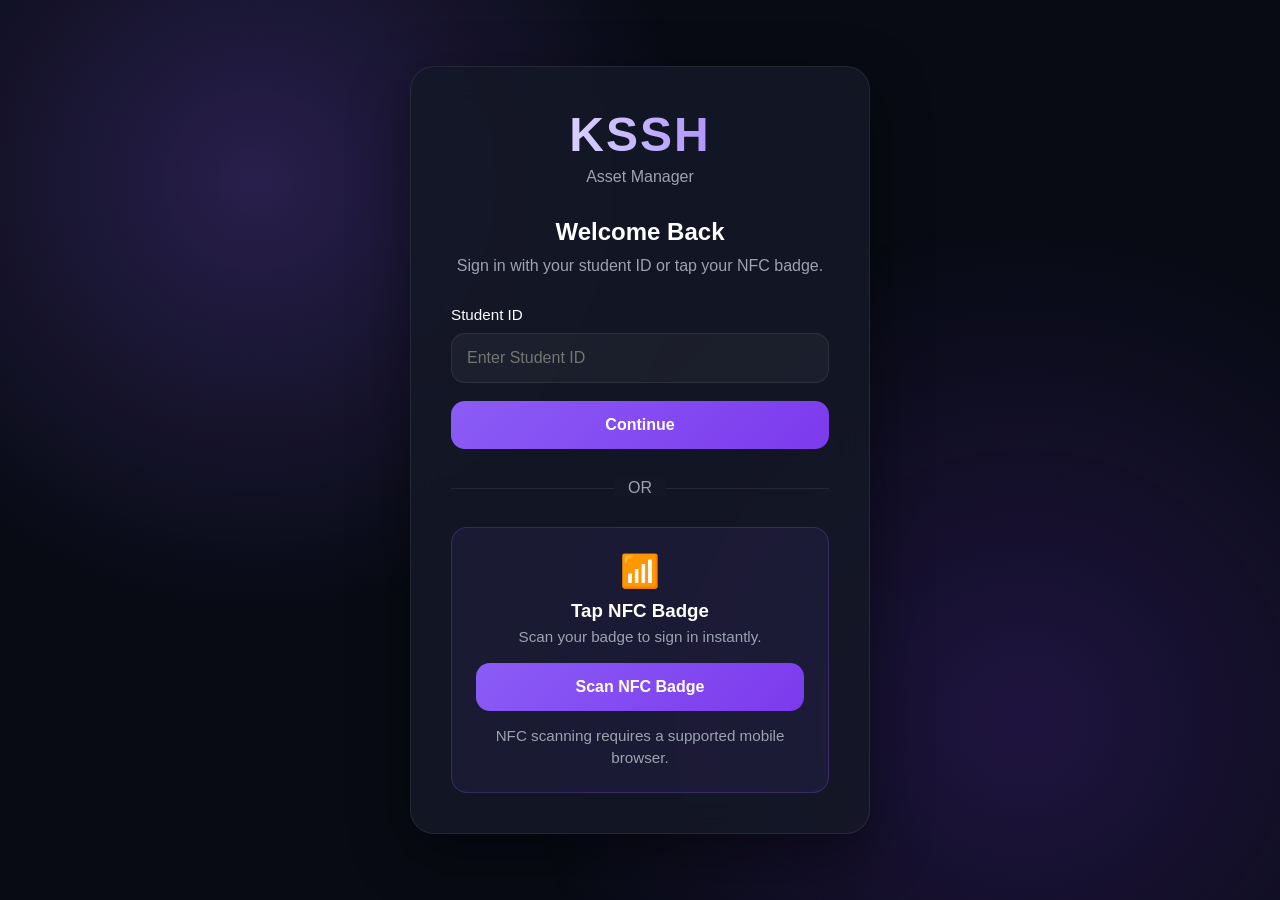
<file: index.html>
<!DOCTYPE html>
<html lang="en">
<head>
    <meta charset="UTF-8">
    <meta name="viewport" content="width=device-width, initial-scale=1.0">
    <title>KSSH Asset Manager</title>

    <link rel="stylesheet" href="style.css">
</head>
<body>

<div class="background-glow"></div>

<div class="login-container">
    <div class="login-card">

        <div class="logo-section">
            <h1>KSSH</h1>
            <p>Asset Manager</p>
        </div>

        <h2>Welcome Back</h2>
        <p class="subtitle">
            Sign in with your student ID or tap your NFC badge.
        </p>

        <form id="loginForm">
            <label for="studentId">Student ID</label>

            <input
                type="text"
                id="studentId"
                placeholder="Enter Student ID"
                autocomplete="off"
                required
            >

            <button type="submit">
                Continue
            </button>
        </form>

        <div class="divider">
            <span>OR</span>
        </div>

        <div class="nfc-card">
            <div class="nfc-icon">📶</div>
            <h3>Tap NFC Badge</h3>
            <p>Scan your badge to sign in instantly.</p>
            <button type="button" id="scanNfcBtn">
                Scan NFC Badge
            </button>
            <p id="nfcStatus" class="status-text">
                Use a badge or enter your ID manually.
            </p>
        </div>

    </div>
</div>

<script src="login.js"></script>

</body>
</html>
</file>
<file: style.css>
:root {
    --bg: #080b14;
    --card: rgba(20, 24, 38, 0.85);
    --border: rgba(255,255,255,0.08);

    --primary: #8b5cf6;
    --primary-hover: #7c3aed;

    --text: #ffffff;
    --text-muted: #9ca3af;

    --shadow: 0 20px 60px rgba(0,0,0,0.45);
}

* {
    margin: 0;
    padding: 0;
    box-sizing: border-box;
}

body {
    font-family: Inter, Segoe UI, Arial, sans-serif;
    background: var(--bg);
    color: var(--text);
    min-height: 100vh;
    overflow: hidden;
}

.background-glow {
    position: fixed;
    inset: 0;
    background:
        radial-gradient(circle at 20% 20%, rgba(139,92,246,.25), transparent 35%),
        radial-gradient(circle at 80% 80%, rgba(124,58,237,.20), transparent 40%);
    z-index: -1;
}

.login-container {
    min-height: 100vh;
    display: flex;
    justify-content: center;
    align-items: center;
    padding: 24px;
}

.login-card {
    width: 100%;
    max-width: 460px;

    background: var(--card);
    backdrop-filter: blur(18px);

    border: 1px solid var(--border);
    border-radius: 24px;

    padding: 40px;

    box-shadow: var(--shadow);
}

.logo-section {
    text-align: center;
    margin-bottom: 32px;
}

.logo-section h1 {
    font-size: 3rem;
    font-weight: 800;
    letter-spacing: 2px;

    background: linear-gradient(
        90deg,
        #ffffff,
        #c4b5fd,
        #8b5cf6
    );

    -webkit-background-clip: text;
    -webkit-text-fill-color: transparent;
}

.logo-section p {
    color: var(--text-muted);
    margin-top: 6px;
}

h2 {
    text-align: center;
    margin-bottom: 8px;
}

.subtitle {
    text-align: center;
    color: var(--text-muted);
    margin-bottom: 28px;
    line-height: 1.5;
}

label {
    display: block;
    margin-bottom: 10px;
    font-size: 0.95rem;
}

input {
    width: 100%;
    padding: 15px;

    background: rgba(255,255,255,0.04);

    border: 1px solid rgba(255,255,255,0.08);
    border-radius: 14px;

    color: white;
    font-size: 1rem;

    transition: 0.25s;
}

input:focus {
    outline: none;
    border-color: var(--primary);

    box-shadow:
        0 0 0 4px rgba(139,92,246,.15);
}

button {
    width: 100%;
    margin-top: 18px;

    padding: 15px;

    border: none;
    border-radius: 14px;

    background: linear-gradient(
        135deg,
        var(--primary),
        var(--primary-hover)
    );

    color: white;
    font-size: 1rem;
    font-weight: 600;

    cursor: pointer;
    transition: 0.25s;
}

button:hover {
    transform: translateY(-2px);
}

.divider {
    position: relative;
    text-align: center;
    margin: 30px 0;
}

.divider::before {
    content: "";
    position: absolute;
    left: 0;
    top: 50%;
    width: 100%;
    height: 1px;

    background: rgba(255,255,255,.08);
}

.divider span {
    background: rgba(20,24,38,1);
    padding: 0 14px;
    position: relative;
    color: var(--text-muted);
}

.nfc-card {
    text-align: center;

    border: 1px solid rgba(139,92,246,.25);

    background: rgba(139,92,246,.08);

    border-radius: 16px;

    padding: 24px;
}

.nfc-icon {
    font-size: 2rem;
    margin-bottom: 10px;
}

.nfc-card h3 {
    margin-bottom: 6px;
}

.nfc-card p {
    color: var(--text-muted);
    font-size: 0.95rem;
}

.status-text {
    margin-top: 14px;
    color: var(--text-muted);
    font-size: 0.92rem;
    line-height: 1.4;
}

@media (max-width: 500px) {
    .login-card {
        padding: 28px;
    }

    .logo-section h1 {
        font-size: 2.4rem;
    }
}

.dashboard {
    max-width: 1400px;
    margin: auto;
    padding: 40px;
}

.topbar {
    display: flex;
    justify-content: space-between;
    align-items: center;
    margin-bottom: 30px;
}

.topbar p {
    color: var(--text-muted);
}

.student-badge {
    background: rgba(255,255,255,.05);
    border: 1px solid rgba(255,255,255,.08);
    padding: 14px 20px;
    border-radius: 14px;
}

.student-badge span {
    display: block;
    color: var(--text-muted);
    font-size: .85rem;
}

.checkout-grid {
    display: grid;
    grid-template-columns: 350px 1fr;
    gap: 24px;
}

.scan-panel,
.equipment-panel {
    background: var(--card);
    border: 1px solid var(--border);
    border-radius: 24px;
    padding: 24px;
    backdrop-filter: blur(18px);
}

.scan-box {
    margin: 20px 0;
    text-align: center;
    padding: 50px 20px;
    border-radius: 20px;
    border: 2px dashed rgba(139,92,246,.4);
}

.scan-icon {
    font-size: 4rem;
    margin-bottom: 15px;
}

#fakeScanBtn {
    width: 100%;
}

#scanNfcBtn {
    width: 100%;
}

.panel-header {
    display: flex;
    justify-content: space-between;
    align-items: center;
    margin-bottom: 20px;
}

.equipment-list {
    display: flex;
    flex-direction: column;
    gap: 12px;
    min-height: 300px;
}

.equipment-card {
    display: flex;
    justify-content: space-between;
    align-items: center;

    background: rgba(255,255,255,.04);
    border: 1px solid rgba(255,255,255,.08);

    padding: 16px;
    border-radius: 14px;
}

.equipment-card button {
    width: auto;
    padding: 8px 14px;
    margin: 0;
}

.checkout-btn {
    margin-top: 20px;
}

@media(max-width:900px) {
    .checkout-grid {
        grid-template-columns: 1fr;
    }

    .topbar {
        flex-direction: column;
        gap: 20px;
        align-items: flex-start;
    }
}

.stats-grid {
    display: grid;
    grid-template-columns: repeat(4, 1fr);
    gap: 20px;
    margin-bottom: 24px;
}

.stat-card {
    background: var(--card);
    border: 1px solid var(--border);
    border-radius: 20px;
    padding: 24px;
    text-align: center;
    backdrop-filter: blur(18px);
}

.stat-card h2 {
    font-size: 2.5rem;
    margin-bottom: 8px;
}

.stat-card p {
    color: var(--text-muted);
}

.admin-grid {
    display: grid;
    grid-template-columns: 1.5fr 1fr;
    gap: 24px;
}

.admin-panel {
    background: var(--card);
    border: 1px solid var(--border);
    border-radius: 24px;
    padding: 24px;
    backdrop-filter: blur(18px);
}

.search-box {
    width: 100%;
    margin-bottom: 20px;
}

.status {
    padding: 8px 12px;
    border-radius: 999px;
    font-size: .85rem;
    font-weight: 600;
}

.available {
    background: rgba(34,197,94,.15);
    color: #22c55e;
}

.checkedout {
    background: rgba(245,158,11,.15);
    color: #f59e0b;
}

.overdue {
    background: rgba(239,68,68,.15);
    color: #ef4444;
}

.activity-feed {
    display: flex;
    flex-direction: column;
    gap: 12px;
}

.activity-item {
    background: rgba(255,255,255,.04);
    border: 1px solid rgba(255,255,255,.08);
    padding: 16px;
    border-radius: 14px;
}

.activity-item small {
    display: block;
    color: var(--text-muted);
    margin-top: 6px;
}

@media(max-width:1100px) {
    .stats-grid {
        grid-template-columns: repeat(2, 1fr);
    }

    .admin-grid {
        grid-template-columns: 1fr;
    }
}

@media(max-width:600px) {
    .stats-grid {
        grid-template-columns: 1fr;
    }
}
</file>
